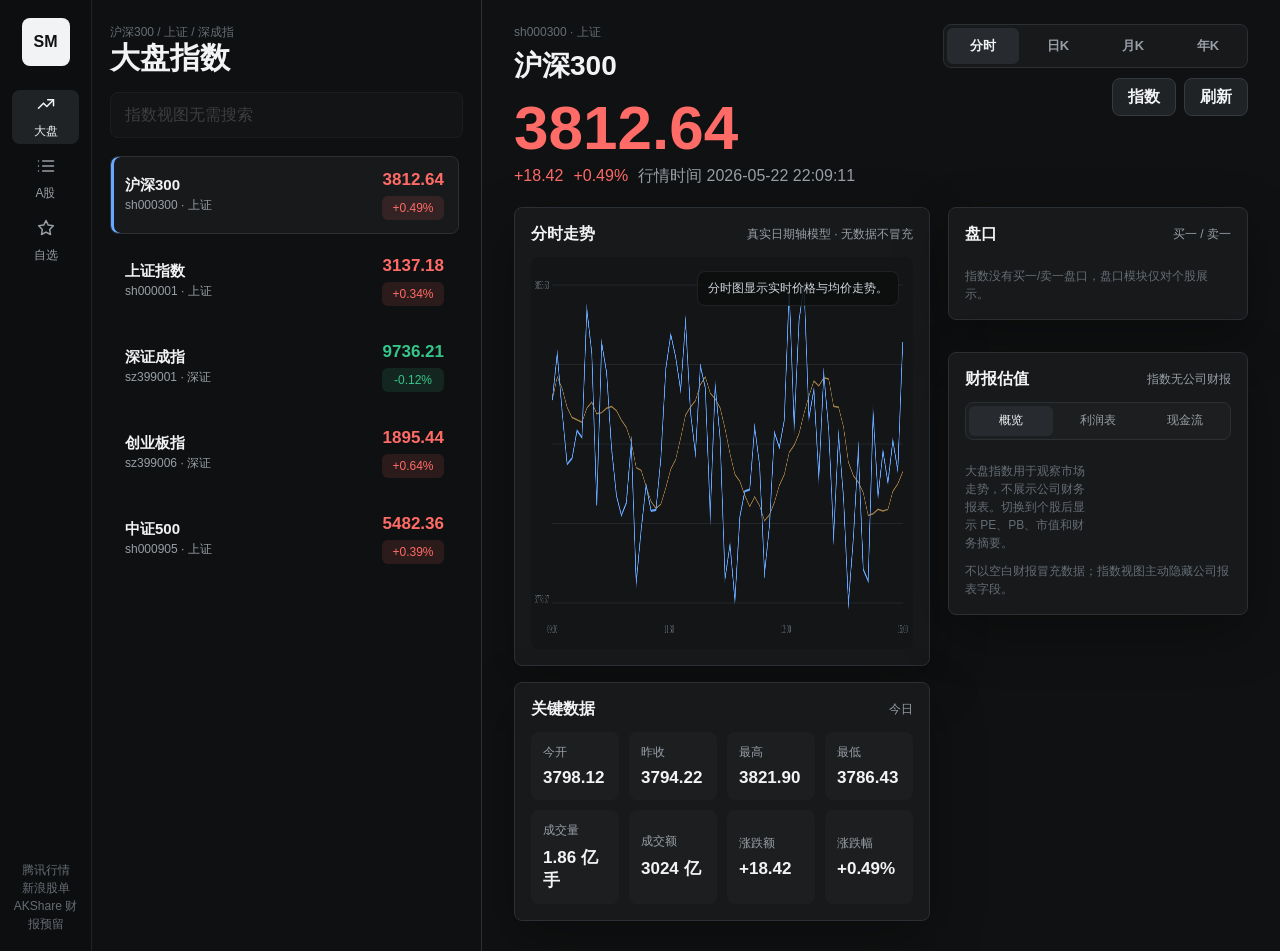
<file: hw1/界面原型.html>
<!doctype html>
<html lang="zh-CN">
<head>
  <meta charset="utf-8">
  <meta name="viewport" content="width=device-width, initial-scale=1">
  <title>Stock Monitor UI Iteration Prototype</title>
  <style>
    :root {
      color-scheme: dark;
      --bg: #101112;
      --rail: #0d0e0f;
      --surface: #17191b;
      --surface-2: #202326;
      --surface-3: #272b2f;
      --ink: #f1f3f4;
      --muted: #989fa6;
      --quiet: #656d75;
      --line: #2b3035;
      --up: #ff6b66;
      --down: #35c58a;
      --blue: #68a7ff;
      --amber: #ffc464;
      --radius: 8px;
      --shadow: 0 18px 54px rgba(0, 0, 0, .32);
    }

    * { box-sizing: border-box; }

    body {
      margin: 0;
      min-height: 100vh;
      background: var(--bg);
      color: var(--ink);
      font-family: "Segoe UI", "Microsoft YaHei", Arial, sans-serif;
      letter-spacing: 0;
    }

    button, input { font: inherit; }

    button {
      border: 0;
      cursor: pointer;
    }

    h1, h2, h3, p { margin: 0; }

    .app {
      min-height: 100vh;
      display: grid;
      grid-template-columns: 92px minmax(330px, 390px) minmax(620px, 1fr);
      background: var(--bg);
    }

    .rail {
      min-height: 100vh;
      padding: 18px 12px;
      background: var(--rail);
      border-right: 1px solid #1f2327;
      display: flex;
      flex-direction: column;
      gap: 20px;
      align-items: stretch;
    }

    .mark {
      width: 48px;
      height: 48px;
      margin: 0 auto 4px;
      border-radius: 8px;
      display: grid;
      place-items: center;
      background: var(--ink);
      color: #101112;
      font-weight: 800;
    }

    .nav {
      display: grid;
      gap: 8px;
    }

    .nav button {
      min-height: 54px;
      border-radius: 8px;
      background: transparent;
      color: var(--muted);
      display: grid;
      place-items: center;
      gap: 4px;
      font-size: 12px;
    }

    .nav button svg {
      width: 20px;
      height: 20px;
      stroke: currentColor;
      stroke-width: 1.8;
      fill: none;
      stroke-linecap: round;
      stroke-linejoin: round;
    }

    .nav button.active,
    .nav button:hover {
      background: var(--surface-2);
      color: var(--ink);
    }

    .source-tag {
      margin-top: auto;
      color: var(--quiet);
      font-size: 12px;
      line-height: 1.5;
      text-align: center;
    }

    .sidebar {
      min-height: 100vh;
      border-right: 1px solid var(--line);
      padding: 24px 18px;
      display: flex;
      flex-direction: column;
      gap: 18px;
      background: #0f1011;
    }

    .eyebrow {
      color: var(--quiet);
      font-size: 12px;
    }

    .sidebar h1 {
      font-size: 30px;
      line-height: 1.1;
      font-weight: 800;
    }

    .search {
      position: relative;
      display: block;
    }

    .search input {
      width: 100%;
      height: 46px;
      border-radius: 8px;
      border: 1px solid var(--line);
      background: var(--surface);
      color: var(--ink);
      outline: none;
      padding: 0 14px;
    }

    .search input:disabled {
      opacity: .45;
      cursor: not-allowed;
    }

    .list {
      display: grid;
      gap: 8px;
      overflow: auto;
      padding-right: 4px;
    }

    .row {
      min-height: 74px;
      border-radius: 8px;
      border: 1px solid transparent;
      background: transparent;
      color: var(--ink);
      padding: 13px 14px;
      display: grid;
      grid-template-columns: minmax(0, 1fr) auto;
      gap: 14px;
      align-items: center;
      text-align: left;
    }

    .row:hover {
      background: rgba(255, 255, 255, .035);
    }

    .row.active {
      background: var(--surface);
      border-color: var(--line);
      box-shadow: inset 3px 0 0 var(--blue);
    }

    .stock-name {
      font-size: 15px;
      font-weight: 700;
      overflow: hidden;
      white-space: nowrap;
      text-overflow: ellipsis;
    }

    .stock-code,
    .muted,
    .metric span,
    .caption {
      color: var(--muted);
      font-size: 12px;
    }

    .quote {
      display: grid;
      justify-items: end;
      gap: 6px;
      font-variant-numeric: tabular-nums;
    }

    .quote strong {
      font-size: 17px;
      font-weight: 750;
    }

    .pct {
      min-width: 62px;
      height: 24px;
      border-radius: 6px;
      display: grid;
      place-items: center;
      font-size: 12px;
    }

    .up { color: var(--up); }
    .down { color: var(--down); }
    .flat { color: var(--muted); }
    .pct.up { background: rgba(255, 107, 102, .12); }
    .pct.down { background: rgba(53, 197, 138, .12); }

    .content {
      min-height: 100vh;
      padding: 24px 32px 30px;
      overflow: auto;
    }

    .hero {
      display: grid;
      grid-template-columns: minmax(0, 1fr) auto;
      gap: 22px;
      align-items: start;
      margin-bottom: 20px;
    }

    .hero h2 {
      margin-top: 6px;
      font-size: 28px;
      font-weight: 760;
    }

    .price {
      margin-top: 14px;
      font-size: clamp(42px, 5vw, 62px);
      line-height: .95;
      font-weight: 820;
      font-variant-numeric: tabular-nums;
    }

    .change-line {
      margin-top: 8px;
      display: flex;
      gap: 10px;
      color: var(--muted);
      align-items: center;
      flex-wrap: wrap;
    }

    .actions {
      display: grid;
      gap: 10px;
      justify-items: end;
    }

    .segmented {
      min-height: 44px;
      padding: 3px;
      border: 1px solid var(--line);
      border-radius: 8px;
      background: var(--surface);
      display: flex;
      gap: 3px;
    }

    .segmented button {
      min-width: 72px;
      height: 36px;
      border-radius: 6px;
      background: transparent;
      color: var(--muted);
      font-size: 13px;
      font-weight: 700;
    }

    .segmented button.active {
      background: var(--surface-3);
      color: var(--ink);
    }

    .button-row {
      display: flex;
      gap: 8px;
    }

    .secondary-button {
      min-height: 38px;
      padding: 0 15px;
      border-radius: 8px;
      background: var(--surface-2);
      border: 1px solid #343a40;
      color: var(--ink);
      font-weight: 700;
    }

    .grid {
      display: grid;
      grid-template-columns: minmax(0, 1.45fr) minmax(300px, .55fr);
      gap: 18px;
      align-items: start;
    }

    .card {
      border-radius: 8px;
      border: 1px solid var(--line);
      background: var(--surface);
      padding: 16px;
      box-shadow: var(--shadow);
    }

    .card + .card {
      margin-top: 16px;
    }

    .card-head {
      display: flex;
      align-items: center;
      justify-content: space-between;
      gap: 12px;
      margin-bottom: 12px;
    }

    .card h3 {
      font-size: 16px;
      font-weight: 740;
    }

    .chart-wrap {
      position: relative;
      min-height: 392px;
      border-radius: 8px;
      background: #131517;
      overflow: hidden;
    }

    canvas {
      width: 100%;
      height: 392px;
      display: block;
      background: #131517;
    }

    .hover-tip {
      position: absolute;
      right: 14px;
      top: 14px;
      max-width: min(620px, calc(100% - 28px));
      min-height: 34px;
      padding: 8px 10px;
      border-radius: 8px;
      background: rgba(13, 14, 15, .86);
      border: 1px solid rgba(255, 255, 255, .08);
      color: #cfd5dc;
      font-size: 12px;
      line-height: 1.45;
      pointer-events: none;
      font-variant-numeric: tabular-nums;
    }

    .metrics {
      display: grid;
      grid-template-columns: repeat(4, minmax(0, 1fr));
      gap: 10px;
    }

    .metric {
      min-height: 68px;
      border-radius: 8px;
      background: rgba(255, 255, 255, .025);
      padding: 12px;
      display: grid;
      gap: 7px;
      align-content: center;
    }

    .metric strong {
      font-size: 17px;
      font-variant-numeric: tabular-nums;
    }

    .side-stack {
      display: grid;
      gap: 16px;
    }

    .book {
      display: grid;
      gap: 10px;
      font-size: 13px;
      font-variant-numeric: tabular-nums;
    }

    .book-row {
      display: grid;
      grid-template-columns: 46px 1fr auto;
      align-items: center;
      gap: 10px;
    }

    .bar {
      height: 6px;
      border-radius: 999px;
      background: var(--surface-3);
      overflow: hidden;
    }

    .bar span {
      display: block;
      height: 100%;
    }

    .bar.buy span { background: rgba(53, 197, 138, .58); }
    .bar.sell span { background: rgba(255, 107, 102, .55); }

    .finance-tabs {
      display: grid;
      grid-template-columns: repeat(3, 1fr);
      gap: 3px;
      border: 1px solid var(--line);
      border-radius: 8px;
      background: rgba(255, 255, 255, .018);
      padding: 3px;
      margin-bottom: 12px;
    }

    .finance-tabs button {
      height: 30px;
      border-radius: 6px;
      background: transparent;
      color: var(--muted);
      font-size: 12px;
    }

    .finance-tabs button.active {
      background: var(--surface-3);
      color: var(--ink);
    }

    .finance-grid {
      display: grid;
      grid-template-columns: repeat(2, minmax(0, 1fr));
      gap: 10px;
    }

    .report-row {
      min-height: 36px;
      display: grid;
      grid-template-columns: minmax(0, 1fr) auto;
      gap: 10px;
      align-items: center;
      border-bottom: 1px solid rgba(255, 255, 255, .045);
      color: var(--muted);
      font-size: 13px;
    }

    .report-row:last-child { border-bottom: 0; }

    .report-row strong {
      color: var(--ink);
      font-variant-numeric: tabular-nums;
    }

    .notice {
      margin-top: 10px;
      color: var(--quiet);
      font-size: 12px;
      line-height: 1.5;
    }

    @media (max-width: 1140px) {
      .app {
        grid-template-columns: 82px minmax(310px, 360px) minmax(0, 1fr);
      }

      .grid {
        grid-template-columns: 1fr;
      }

      .metrics {
        grid-template-columns: repeat(2, minmax(0, 1fr));
      }
    }
  </style>
</head>
<body>
  <div class="app">
    <nav class="rail" aria-label="主导航">
      <div class="mark">SM</div>
      <div class="nav">
        <button class="active" data-view="indices" title="大盘指数">
          <svg viewBox="0 0 24 24" aria-hidden="true"><path d="M3 17l6-6 4 4 8-8"/><path d="M14 7h7v7"/></svg>
          <span>大盘</span>
        </button>
        <button data-view="all" title="全部 A 股">
          <svg viewBox="0 0 24 24" aria-hidden="true"><path d="M8 6h13"/><path d="M8 12h13"/><path d="M8 18h13"/><path d="M3 6h.01"/><path d="M3 12h.01"/><path d="M3 18h.01"/></svg>
          <span>A股</span>
        </button>
        <button data-view="watch" title="自选股">
          <svg viewBox="0 0 24 24" aria-hidden="true"><path d="m12 3 2.7 5.5 6.1.9-4.4 4.3 1 6.1L12 16.9 6.6 19.8l1-6.1-4.4-4.3 6.1-.9Z"/></svg>
          <span>自选</span>
        </button>
      </div>
      <div class="source-tag">腾讯行情<br>新浪股单<br>AKShare 财报预留</div>
    </nav>

    <aside class="sidebar">
      <div>
        <div class="eyebrow" id="sidebarSub">沪深300 / 上证 / 深成指</div>
        <h1 id="sidebarTitle">大盘指数</h1>
      </div>
      <label class="search">
        <input id="search" placeholder="指数视图无需搜索" autocomplete="off" disabled>
      </label>
      <div class="list" id="sideList" aria-label="股票列表"></div>
    </aside>

    <main class="content">
      <section class="hero">
        <div>
          <div class="eyebrow" id="stockCode">sh000300 · 上证</div>
          <h2 id="stockName">沪深300</h2>
          <div class="price up" id="heroPrice">3812.64</div>
          <div class="change-line">
            <span id="heroChange" class="up">+18.42</span>
            <span id="heroPct" class="up">+0.49%</span>
            <span id="heroTime">行情时间 2026-05-22 15:00:00</span>
          </div>
        </div>
        <div class="actions">
          <div class="segmented" aria-label="图表周期">
            <button class="active" data-chart="minute">分时</button>
            <button data-chart="day">日K</button>
            <button data-chart="month">月K</button>
            <button data-chart="year">年K</button>
          </div>
          <div class="button-row">
            <button class="secondary-button" id="watchButton">指数</button>
            <button class="secondary-button" id="refreshButton">刷新</button>
          </div>
        </div>
      </section>

      <section class="grid">
        <div>
          <section class="card">
            <div class="card-head">
              <h3 id="chartTitle">分时走势</h3>
              <span class="caption" id="dataNote">真实日期轴模型 · 无数据不冒充</span>
            </div>
            <div class="chart-wrap">
              <canvas id="chart" width="1040" height="392"></canvas>
              <div class="hover-tip" id="hoverTip">移动鼠标到 K 线查看日期、开高低收和成交量。</div>
            </div>
          </section>

          <section class="card">
            <div class="card-head">
              <h3>关键数据</h3>
              <span class="caption">今日</span>
            </div>
            <div class="metrics" id="metrics"></div>
          </section>
        </div>

        <aside class="side-stack">
          <section class="card">
            <div class="card-head">
              <h3>盘口</h3>
              <span class="caption">买一 / 卖一</span>
            </div>
            <div class="book" id="book"></div>
          </section>

          <section class="card">
            <div class="card-head">
              <h3>财报估值</h3>
              <span class="caption" id="financeCaption">真实字段</span>
            </div>
            <div class="finance-tabs">
              <button class="active" data-report="summary">概览</button>
              <button data-report="income">利润表</button>
              <button data-report="cashflow">现金流</button>
            </div>
            <div class="finance-grid" id="financeGrid"></div>
            <div class="notice" id="financeNote">指数不显示公司财报；股票财报模块只展示真实或明确缓存字段。</div>
          </section>
        </aside>
      </section>
    </main>
  </div>

  <script>
    const indices = [
      { code: "sh000300", market: "上证", name: "沪深300", price: 3812.64, prev: 3794.22, open: 3798.12, high: 3821.90, low: 3786.43, volume: "1.86 亿手", amount: "3024 亿", buy: 0, sell: 0, type: "index" },
      { code: "sh000001", market: "上证", name: "上证指数", price: 3137.18, prev: 3126.51, open: 3129.26, high: 3142.77, low: 3118.10, volume: "3.22 亿手", amount: "4218 亿", buy: 0, sell: 0, type: "index" },
      { code: "sz399001", market: "深证", name: "深证成指", price: 9736.21, prev: 9748.01, open: 9762.30, high: 9790.12, low: 9699.44, volume: "4.85 亿手", amount: "5266 亿", buy: 0, sell: 0, type: "index" },
      { code: "sz399006", market: "深证", name: "创业板指", price: 1895.44, prev: 1883.32, open: 1887.20, high: 1901.18, low: 1878.61, volume: "1.42 亿手", amount: "1918 亿", buy: 0, sell: 0, type: "index" },
      { code: "sh000905", market: "上证", name: "中证500", price: 5482.36, prev: 5461.09, open: 5466.22, high: 5497.80, low: 5438.33, volume: "1.19 亿手", amount: "1286 亿", buy: 0, sell: 0, type: "index" }
    ];

    const stocks = [
      { code: "600519", market: "上证", name: "贵州茅台", price: 1290.20, prev: 1311.03, open: 1310.95, high: 1311.91, low: 1290.12, volume: "4.57 万手", amount: "59.3 亿", buy: 1290.18, sell: 1290.22, type: "stock", watch: true,
        finance: { pe: "14.8", pb: "7.42", marketCap: "1.62 万亿", roe: "31.8%", gross: "91.6%", cashflow: "248 亿", income: "营收 452 亿 / 净利润 221 亿", note: "来自公司财报缓存示例，正式版接 AKShare + 新浪财报导入。" } },
      { code: "000001", market: "深证", name: "平安银行", price: 10.69, prev: 10.70, open: 10.70, high: 10.73, low: 10.65, volume: "91.5 万手", amount: "9.78 亿", buy: 10.68, sell: 10.69, type: "stock", watch: true,
        finance: { pe: "4.81", pb: "0.45", marketCap: "2074 亿", roe: "--", gross: "--", cashflow: "--", income: "银行业指标需单独映射", note: "行情端已有 PE/PB；完整银行财报需财报导入层。" } },
      { code: "300750", market: "创业板", name: "宁德时代", price: 411.55, prev: 411.63, open: 414.70, high: 416.50, low: 410.00, volume: "25.7 万手", amount: "106.1 亿", buy: 411.52, sell: 411.56, type: "stock", watch: false,
        finance: { pe: "28.6", pb: "5.31", marketCap: "1.81 万亿", roe: "22.1%", gross: "24.5%", cashflow: "126 亿", income: "营收 913 亿 / 净利润 118 亿", note: "财务摘要仅用于观察，不构成投资建议。" } },
      { code: "600036", market: "上证", name: "招商银行", price: 38.42, prev: 38.28, open: 38.18, high: 38.66, low: 37.92, volume: "54.9 万手", amount: "21.1 亿", buy: 38.41, sell: 38.43, type: "stock", watch: false,
        finance: { pe: "6.72", pb: "0.91", marketCap: "9694 亿", roe: "15.2%", gross: "--", cashflow: "--", income: "银行报表摘要", note: "金融行业财务科目和制造业不同，正式版按行业适配。" } }
    ];

    const allItems = [...indices, ...stocks];
    let view = "indices";
    let selected = indices[0].code;
    let chartMode = "minute";
    let reportMode = "summary";
    let lastCandles = [];

    const $ = (id) => document.getElementById(id);
    const item = () => allItems.find((entry) => entry.code === selected) || indices[0];
    const pct = (entry) => (entry.price - entry.prev) / entry.prev * 100;
    const cls = (value) => value > 0 ? "up" : value < 0 ? "down" : "flat";
    const fmt = (value) => Number(value).toFixed(2);
    const sign = (value) => `${value > 0 ? "+" : ""}${value.toFixed(2)}`;

    function currentList() {
      const query = $("search").value.trim().toLowerCase();
      if (view === "indices") return indices;
      const source = view === "watch" ? stocks.filter((entry) => entry.watch) : stocks;
      return source.filter((entry) => !query || entry.code.includes(query) || entry.name.toLowerCase().includes(query));
    }

    function renderSide() {
      const title = view === "indices" ? "大盘指数" : view === "watch" ? "自选股" : "全部 A 股";
      const sub = view === "indices" ? "沪深300 / 上证 / 深成指" : view === "watch" ? "个人关注列表" : "新浪全 A 股列表模型";
      $("sidebarTitle").textContent = title;
      $("sidebarSub").textContent = sub;
      $("search").disabled = view === "indices";
      $("search").placeholder = view === "indices" ? "指数视图无需搜索" : "搜索股票代码 / 简称";
      $("sideList").innerHTML = currentList().map((entry) => {
        const rate = pct(entry);
        return `
          <button class="row ${entry.code === selected ? "active" : ""}" data-code="${entry.code}">
            <span>
              <span class="stock-name">${entry.name}</span><br>
              <span class="stock-code">${entry.code} · ${entry.market}</span>
            </span>
            <span class="quote">
              <strong class="${cls(rate)}">${fmt(entry.price)}</strong>
              <span class="pct ${cls(rate)}">${sign(rate)}%</span>
            </span>
          </button>
        `;
      }).join("");
      document.querySelectorAll("[data-code]").forEach((button) => {
        button.addEventListener("click", () => {
          selected = button.dataset.code;
          render();
        });
      });
      document.querySelectorAll("[data-view]").forEach((button) => button.classList.toggle("active", button.dataset.view === view));
    }

    function renderHero() {
      const entry = item();
      const rate = pct(entry);
      const change = entry.price - entry.prev;
      $("stockCode").textContent = `${entry.code} · ${entry.market}`;
      $("stockName").textContent = entry.name;
      $("heroPrice").textContent = fmt(entry.price);
      $("heroPrice").className = `price ${cls(rate)}`;
      $("heroChange").textContent = sign(change);
      $("heroChange").className = cls(rate);
      $("heroPct").textContent = `${sign(rate)}%`;
      $("heroPct").className = cls(rate);
      $("heroTime").textContent = `行情时间 2026-05-22 ${new Date().toLocaleTimeString("zh-CN", { hour12: false })}`;
      $("watchButton").disabled = entry.type === "index";
      $("watchButton").textContent = entry.type === "index" ? "指数" : entry.watch ? "移出自选" : "加入自选";
    }

    function renderMetrics() {
      const entry = item();
      const rows = [
        ["今开", fmt(entry.open)],
        ["昨收", fmt(entry.prev)],
        ["最高", fmt(entry.high)],
        ["最低", fmt(entry.low)],
        ["成交量", entry.volume],
        ["成交额", entry.amount],
        ["涨跌额", sign(entry.price - entry.prev)],
        ["涨跌幅", `${sign(pct(entry))}%`]
      ];
      $("metrics").innerHTML = rows.map(([label, value]) => `<div class="metric"><span>${label}</span><strong>${value}</strong></div>`).join("");
    }

    function renderBook() {
      const entry = item();
      $("book").innerHTML = entry.type === "index"
        ? `<div class="notice">指数没有买一/卖一盘口，盘口模块仅对个股展示。</div>`
        : `
          <div class="book-row"><span class="up">卖一</span><span class="bar sell"><span style="width:58%"></span></span><strong>${fmt(entry.sell)}</strong></div>
          <div class="book-row"><span class="down">买一</span><span class="bar buy"><span style="width:66%"></span></span><strong>${fmt(entry.buy)}</strong></div>
          <div class="caption">成交量 ${entry.volume}</div>
        `;
    }

    function renderFinance() {
      const entry = item();
      document.querySelectorAll("[data-report]").forEach((button) => button.classList.toggle("active", button.dataset.report === reportMode));
      if (entry.type === "index") {
        $("financeCaption").textContent = "指数无公司财报";
        $("financeGrid").innerHTML = `<div class="notice">大盘指数用于观察市场走势，不展示公司财务报表。切换到个股后显示 PE、PB、市值和财务摘要。</div>`;
        $("financeNote").textContent = "不以空白财报冒充数据；指数视图主动隐藏公司报表字段。";
        return;
      }
      $("financeCaption").textContent = reportMode === "summary" ? "估值概览" : reportMode === "income" ? "利润表摘要" : "现金流摘要";
      const f = entry.finance;
      const rows = reportMode === "summary"
        ? [["PE", f.pe], ["PB", f.pb], ["总市值", f.marketCap], ["ROE", f.roe], ["毛利率", f.gross], ["经营现金流", f.cashflow]]
        : reportMode === "income"
          ? [["利润表", f.income], ["毛利率", f.gross], ["ROE", f.roe], ["说明", "后续由 AKShare + 新浪财报导入"]]
          : [["经营现金流", f.cashflow], ["现金流质量", f.cashflow === "--" ? "--" : "待核验"], ["说明", "无真实字段时保持 --"], ["来源", "财报缓存"]];
      $("financeGrid").innerHTML = rows.map(([label, value]) => `<div class="report-row"><span>${label}</span><strong>${value}</strong></div>`).join("");
      $("financeNote").textContent = f.note;
    }

    function series(base, count, span) {
      return Array.from({ length: count }, (_, index) => +(base + Math.sin(index / 3.5) * span * .42 + (Math.random() - .48) * span).toFixed(2));
    }

    function candleDate(index, count) {
      const date = new Date(2026, 4, 22);
      if (chartMode === "year") date.setFullYear(date.getFullYear() - (count - 1 - index));
      else if (chartMode === "month") date.setMonth(date.getMonth() - (count - 1 - index));
      else date.setDate(date.getDate() - (count - 1 - index));
      return date.toISOString().slice(0, 10);
    }

    function draw() {
      const entry = item();
      const canvas = $("chart");
      const ctx = canvas.getContext("2d");
      const width = canvas.width;
      const height = canvas.height;
      const pad = { left: 58, right: 28, top: 28, bottom: 46 };
      ctx.clearRect(0, 0, width, height);
      grid(ctx, width, height, pad);

      if (chartMode !== "minute") {
        candles(ctx, entry, width, height, pad);
        $("chartTitle").textContent = chartMode === "year" ? "年 K 走势" : chartMode === "month" ? "月 K 走势" : "日 K 走势";
        return;
      }

      lastCandles = [];
      $("hoverTip").textContent = "分时图显示实时价格与均价走势。";
      const points = series(entry.price, 72, entry.price * .012);
      const avg = points.map((_, i) => {
        const slice = points.slice(Math.max(0, i - 8), i + 1);
        return slice.reduce((sum, value) => sum + value, 0) / slice.length;
      });
      const min = Math.min(...points, ...avg);
      const max = Math.max(...points, ...avg);
      line(ctx, avg, min, max, width, height, pad, "rgba(255,196,100,.62)", 1.5);
      line(ctx, points, min, max, width, height, pad, "#68a7ff", 2.3);
      axis(ctx, min, max, width, height, pad, ["09:30", "11:30", "13:00", "15:00"]);
      $("chartTitle").textContent = "分时走势";
    }

    function grid(ctx, width, height, pad) {
      ctx.strokeStyle = "#24282d";
      ctx.lineWidth = 1;
      for (let i = 0; i <= 4; i++) {
        const y = pad.top + i * ((height - pad.top - pad.bottom) / 4);
        ctx.beginPath();
        ctx.moveTo(pad.left, y);
        ctx.lineTo(width - pad.right, y);
        ctx.stroke();
      }
    }

    function line(ctx, data, min, max, width, height, pad, color, lw) {
      ctx.strokeStyle = color;
      ctx.lineWidth = lw;
      ctx.beginPath();
      data.forEach((value, i) => {
        const x = pad.left + i * ((width - pad.left - pad.right) / (data.length - 1));
        const y = height - pad.bottom - ((value - min) / (max - min || 1)) * (height - pad.top - pad.bottom);
        if (i === 0) ctx.moveTo(x, y);
        else ctx.lineTo(x, y);
      });
      ctx.stroke();
    }

    function candles(ctx, entry, width, height, pad) {
      const count = chartMode === "year" ? 18 : chartMode === "month" ? 30 : 42;
      const closes = series(entry.price, count, entry.price * (chartMode === "year" ? .28 : .05));
      lastCandles = closes.map((close, index, arr) => {
        const open = index === 0 ? entry.open : arr[index - 1];
        return {
          date: candleDate(index, count),
          open,
          close,
          high: Math.max(open, close) + Math.random() * entry.price * .015,
          low: Math.min(open, close) - Math.random() * entry.price * .015,
          volume: Math.round(2000 + Math.random() * 8000)
        };
      });
      const min = Math.min(...lastCandles.map((c) => c.low));
      const max = Math.max(...lastCandles.map((c) => c.high));
      const step = (width - pad.left - pad.right) / lastCandles.length;
      lastCandles.forEach((c, index) => {
        const x = pad.left + index * step + step / 2;
        const y = (value) => height - pad.bottom - ((value - min) / (max - min || 1)) * (height - pad.top - pad.bottom);
        const color = c.close >= c.open ? "#ff6b66" : "#35c58a";
        ctx.strokeStyle = color;
        ctx.fillStyle = color;
        ctx.beginPath();
        ctx.moveTo(x, y(c.high));
        ctx.lineTo(x, y(c.low));
        ctx.stroke();
        ctx.fillRect(x - Math.max(2, step * .28), Math.min(y(c.open), y(c.close)), Math.max(3, step * .56), Math.max(2, Math.abs(y(c.open) - y(c.close))));
      });
      axis(ctx, min, max, width, height, pad, [lastCandles[0].date, lastCandles[Math.floor(count / 3)].date, lastCandles[Math.floor(count * 2 / 3)].date, lastCandles[count - 1].date]);
      $("hoverTip").textContent = "移动鼠标到 K 线查看日期、开高低收和成交量。";
    }

    function axis(ctx, min, max, width, height, pad, labels) {
      ctx.fillStyle = "#656d75";
      ctx.font = "12px Segoe UI, Microsoft YaHei";
      ctx.textAlign = "left";
      ctx.fillText(max.toFixed(2), 10, pad.top + 4);
      ctx.fillText(min.toFixed(2), 10, height - pad.bottom);
      ctx.textAlign = "center";
      labels.forEach((label, index) => {
        const x = pad.left + index * ((width - pad.left - pad.right) / (labels.length - 1));
        ctx.fillText(label, x, height - 16);
      });
      ctx.textAlign = "left";
    }

    function hover(event) {
      if (!lastCandles.length) return;
      const rect = $("chart").getBoundingClientRect();
      const x = (event.clientX - rect.left) / rect.width * $("chart").width;
      const padLeft = 58;
      const padRight = 28;
      const step = ($("chart").width - padLeft - padRight) / lastCandles.length;
      const index = Math.max(0, Math.min(lastCandles.length - 1, Math.floor((x - padLeft) / step)));
      const c = lastCandles[index];
      $("hoverTip").textContent = `${c.date}  开 ${fmt(c.open)}  高 ${fmt(c.high)}  低 ${fmt(c.low)}  收 ${fmt(c.close)}  量 ${c.volume} 手`;
    }

    function render() {
      renderSide();
      renderHero();
      renderMetrics();
      renderBook();
      renderFinance();
      document.querySelectorAll("[data-chart]").forEach((button) => button.classList.toggle("active", button.dataset.chart === chartMode));
      draw();
    }

    document.querySelectorAll("[data-view]").forEach((button) => {
      button.addEventListener("click", () => {
        view = button.dataset.view;
        if (view === "indices" && item().type !== "index") selected = indices[0].code;
        if (view !== "indices" && item().type === "index") selected = stocks.find((entry) => entry.watch)?.code || stocks[0].code;
        render();
      });
    });
    document.querySelectorAll("[data-chart]").forEach((button) => button.addEventListener("click", () => { chartMode = button.dataset.chart; render(); }));
    document.querySelectorAll("[data-report]").forEach((button) => button.addEventListener("click", () => { reportMode = button.dataset.report; renderFinance(); }));
    $("search").addEventListener("input", renderSide);
    $("refreshButton").addEventListener("click", () => {
      allItems.forEach((entry) => {
        const delta = (Math.random() - .49) * entry.price * .0028;
        entry.price = Math.max(.01, entry.price + delta);
        entry.high = Math.max(entry.high, entry.price);
        entry.low = Math.min(entry.low, entry.price);
        if (entry.type === "stock") {
          entry.buy = Math.max(.01, entry.price - Math.random() * .04);
          entry.sell = entry.price + Math.random() * .04;
        }
      });
      render();
    });
    $("watchButton").addEventListener("click", () => {
      const entry = item();
      if (entry.type === "stock") {
        entry.watch = !entry.watch;
        if (view === "watch" && !entry.watch) selected = stocks.find((s) => s.watch)?.code || stocks[0].code;
        render();
      }
    });
    $("chart").addEventListener("mousemove", hover);
    $("chart").addEventListener("mouseleave", () => {
      $("hoverTip").textContent = chartMode === "minute" ? "分时图显示实时价格与均价走势。" : "移动鼠标到 K 线查看日期、开高低收和成交量。";
    });

    render();
  </script>
</body>
</html>
</file>
